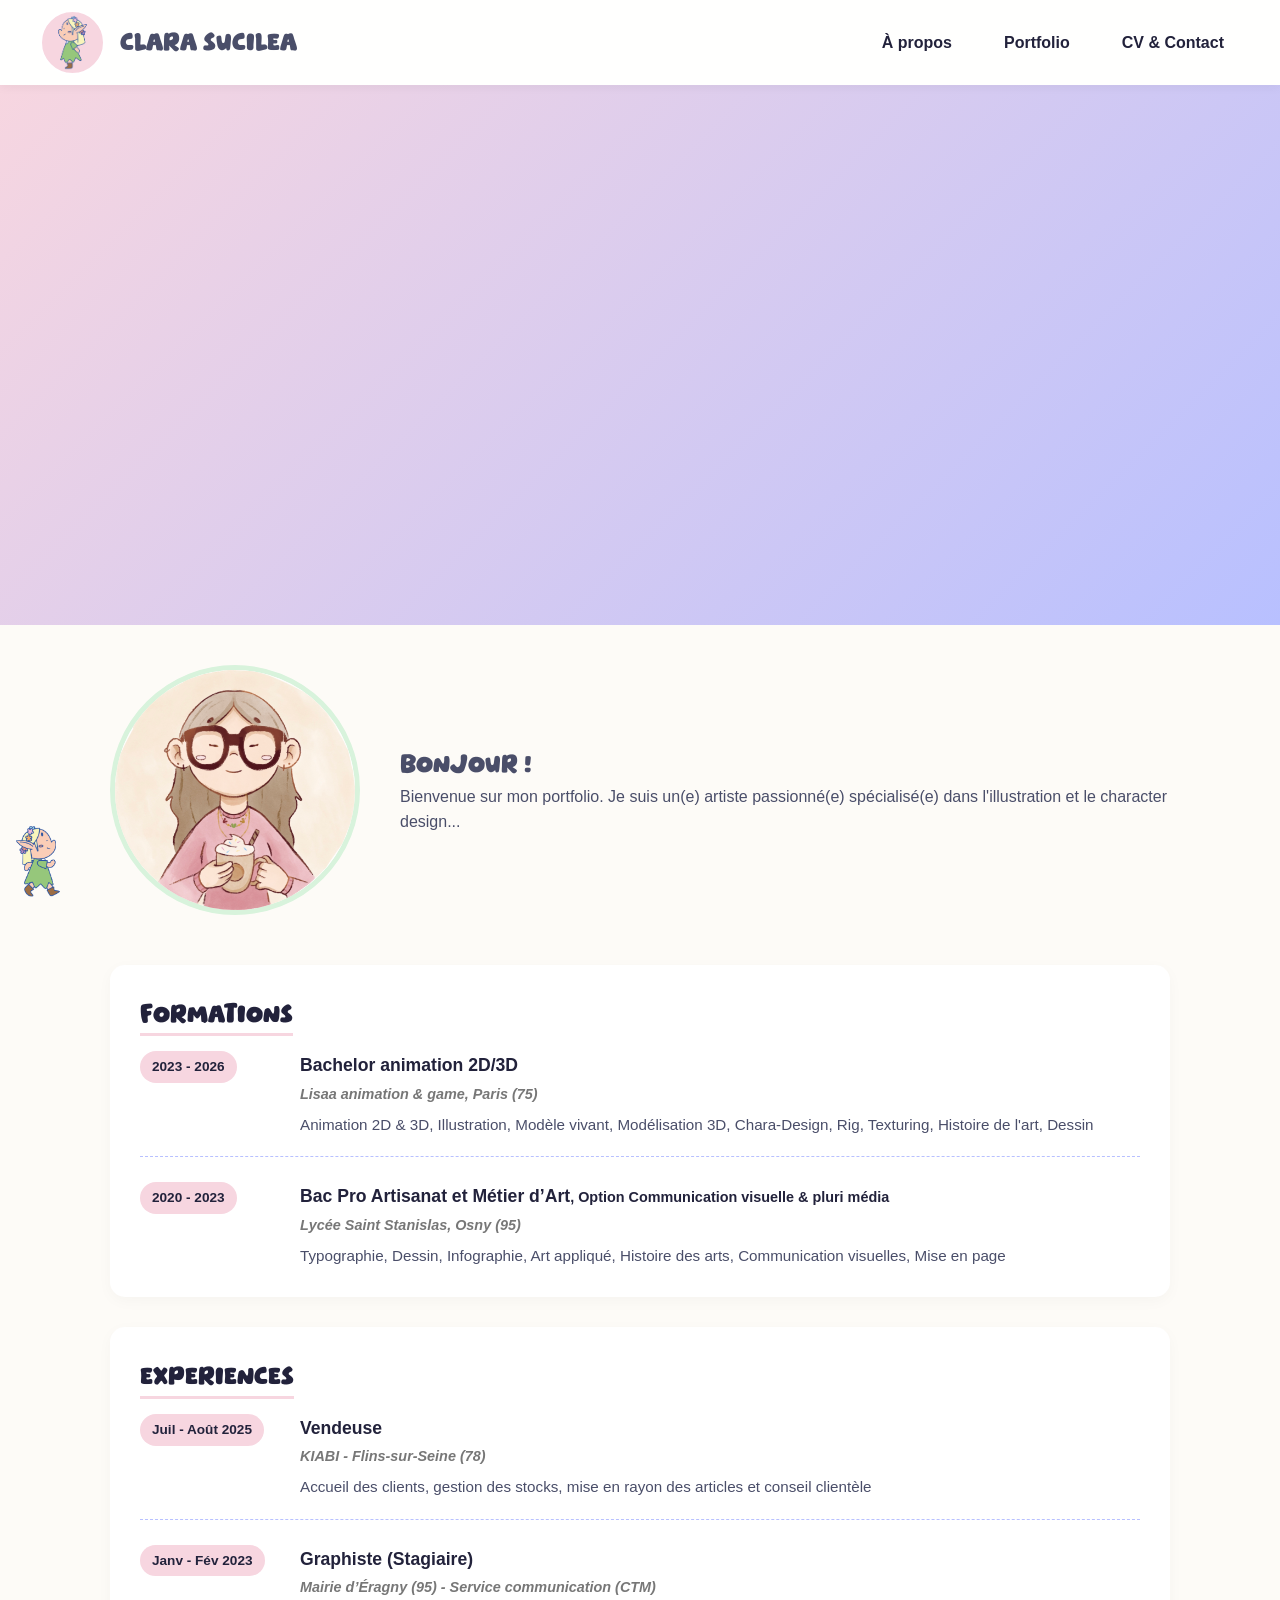
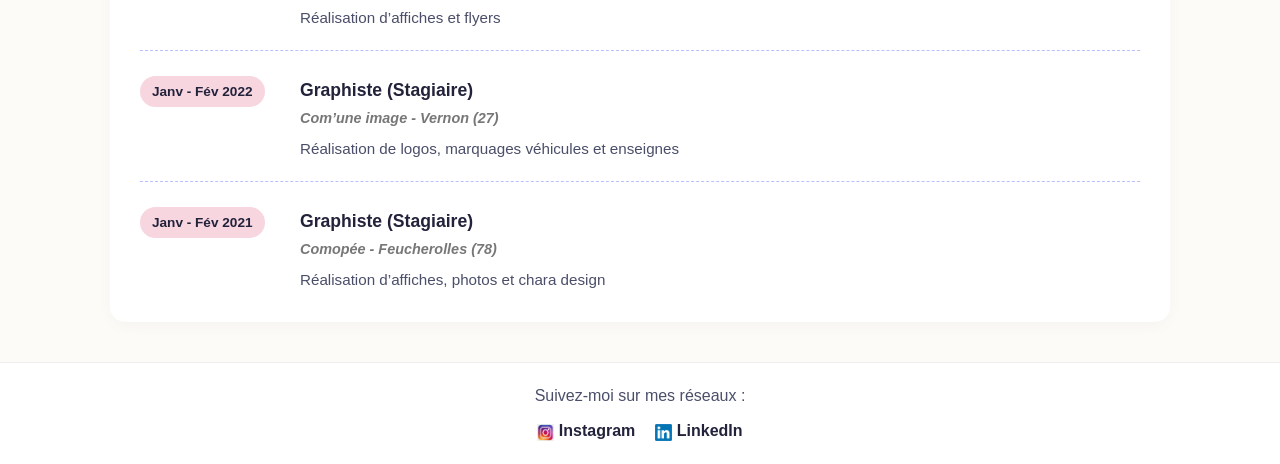
<file: index.html>
<!DOCTYPE html>
<html lang="fr">
<head>
  <meta charset="UTF-8">
  <meta name="viewport" content="width=device-width, initial-scale=1.0">
  <title>Portfolio Clara Sucilea</title>
  <link rel="stylesheet" href="style.css">
</head>
<body>

  <header>
    <nav class="navbar">
      <div class="nav-brand">
        <div class="logo-circle">
          <img src="img/logo.png" alt="Logo">
        </div>
        <h1 class="nav-name">Clara Sucilea</h1>
      </div>
      <ul class="nav-links">
        <li><a href="index.html">À propos</a></li>
        <li><a href="portfolio.html">Portfolio</a></li>
        <li><a href="cv-contact.html">CV & Contact</a></li>
      </ul>
    </nav>
  </header>

  <div class="hero-banner"></div>

  <main class="container">
    <section class="about-section">
      <img src="img/profil.jpeg" alt="Photo de profil" class="profile-pic">
      <div>
        <h2>Bonjour !</h2>
        <p>Bienvenue sur mon portfolio. Je suis un(e) artiste passionné(e) spécialisé(e) dans l'illustration et le character design...</p>
      </div>
    </section>

    <section class="resume-section">
      <h2>Formations</h2>
      
      <div class="resume-item">
        <div class="resume-date"><span class="resume-date-badge">2023 - 2026</span></div>
        <div class="resume-content">
          <h3>Bachelor animation 2D/3D</h3>
          <span class="resume-location">Lisaa animation & game, Paris (75)</span>
          <p class="resume-desc">Animation 2D & 3D, Illustration, Modèle vivant, Modélisation 3D, Chara-Design, Rig, Texturing, Histoire de l'art, Dessin</p>
        </div>
      </div>

      <div class="resume-item">
        <div class="resume-date"><span class="resume-date-badge">2020 - 2023</span></div>
        <div class="resume-content">
          <h3>Bac Pro Artisanat et Métier d’Art<span style="font-size: 0.9rem;">, Option Communication visuelle & pluri média </span></h3>
          <span class="resume-location">Lycée Saint Stanislas, Osny (95)</span>
          <p class="resume-desc">Typographie, Dessin, Infographie, Art appliqué, Histoire des arts, Communication visuelles, Mise en page</p>
        </div>
      </div>
    </section>

    <section class="resume-section">
      <h2>Experiences</h2>

      <div class="resume-item">
        <div class="resume-date"><span class="resume-date-badge">Juil - Août 2025</span></div>
        <div class="resume-content">
          <h3>Vendeuse</h3>
          <span class="resume-location">KIABI - Flins-sur-Seine (78)</span>
          <p class="resume-desc">Accueil des clients, gestion des stocks, mise en rayon des articles et conseil clientèle</p>
        </div>
      </div>

      <div class="resume-item">
        <div class="resume-date"><span class="resume-date-badge">Janv - Fév 2023</span></div>
        <div class="resume-content">
          <h3>Graphiste (Stagiaire)</h3>
          <span class="resume-location">Mairie d’Éragny (95) - Service communication (CTM)</span>
          <p class="resume-desc">Réalisation d’affiches et flyers</p>
        </div>
      </div>

      <div class="resume-item">
        <div class="resume-date"><span class="resume-date-badge">Janv - Fév 2022</span></div>
        <div class="resume-content">
          <h3>Graphiste (Stagiaire)</h3>
          <span class="resume-location">Com’une image - Vernon (27)</span>
          <p class="resume-desc">Réalisation de logos, marquages véhicules et enseignes</p>
        </div>
      </div>

      <div class="resume-item">
        <div class="resume-date"><span class="resume-date-badge">Janv - Fév 2021</span></div>
        <div class="resume-content">
          <h3>Graphiste (Stagiaire)</h3>
          <span class="resume-location">Comopée - Feucherolles (78)</span>
          <p class="resume-desc">Réalisation d’affiches, photos et chara design</p>
        </div>
      </div>
    </section>
  </main>

  <footer>
    <p>Suivez-moi sur mes réseaux :</p>
    <div class="social-links">
      <a href=#><img src="img/instagram.jpeg" alt="Logo Instagram" width="17px" height="17px"> Instagram</a>
      <a href="https://www.linkedin.com/in/clara-sucilea-72500a3ab/"><img src="img/linkedin.png" alt="Logo LinkedIn" width="15px" height="15px"> LinkedIn</a>
    </div>
  </footer>

  <div class="scroll-logo-container">
    <img src="img/logo_mouvement_droite.png" id="scroll-logo" alt="Logo Animé">
  </div>

  <script src="script.js"></script>
</body>
</html>
</file>
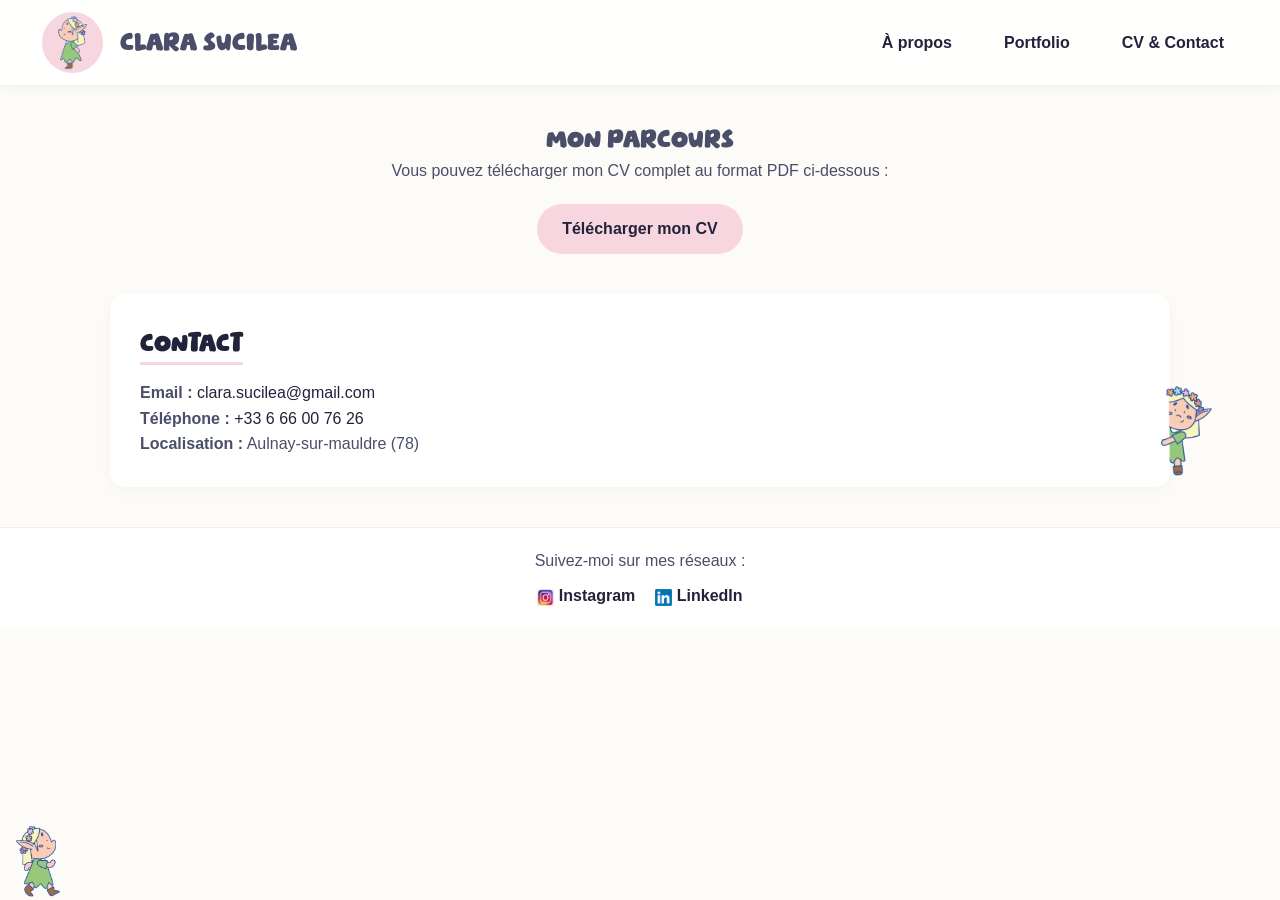
<file: cv-contact.html>
<!DOCTYPE html>
<html lang="fr">
<head>
  <meta charset="UTF-8">
  <meta name="viewport" content="width=device-width, initial-scale=1.0">
  <title>CV & Contact</title>
  <link rel="stylesheet" href="style.css">
</head>
<body>

  <header>
    <nav class="navbar">
      <div class="nav-brand">
        <div class="logo-circle">
          <img src="img/logo.png" alt="Logo">
        </div>
        <h1 class="nav-name">Clara Sucilea</h1>
      </div>
      <ul class="nav-links">
        <li><a href="index.html">À propos</a></li>
        <li><a href="portfolio.html">Portfolio</a></li>
        <li><a href="cv-contact.html">CV & Contact</a></li>
      </ul>
    </nav>
  </header>

  <main class="container page-content">
    <section class="cv-download">
      <h1>Mon Parcours</h1>
      <p style="margin-bottom:20px;">Vous pouvez télécharger mon CV complet au format PDF ci-dessous :</p>
      <a href="CV_ClaraSucilea.pdf" class="btn-download" download>Télécharger mon CV</a>
    </section>

    <section class="resume-section">
      <h2>Contact</h2>
      <p><strong>Email :</strong> <a href="mailto:clara.sucilea@gmail.com" class="contact-link">clara.sucilea@gmail.com</a></p>
      <p><strong>Téléphone :</strong> <a href="tel:+33666007626" class="contact-link">+33 6 66 00 76 26</a></p>      
      <p><strong>Localisation :</strong> Aulnay-sur-mauldre (78)</p>
      <img src="img/logo_cache.png" class="contact-image" alt="">
    </section>
  </main>

  <footer>
    <p>Suivez-moi sur mes réseaux :</p>
    <div class="social-links">
      <a href=#><img src="img/instagram.jpeg" alt="Logo Instagram" width="17px" height="17px"> Instagram</a>
      <a href="https://www.linkedin.com/in/clara-sucilea-72500a3ab/"><img src="img/linkedin.png" alt="Logo LinkedIn" width="15px" height="15px"> LinkedIn</a>
    </div>
  </footer>

  <div class="scroll-logo-container">
    <img src="img/logo_mouvement_droite.png" id="scroll-logo" alt="Logo Animé">
  </div>

  <script src="script.js"></script>
</body>
</html>
</file>
<file: style.css>
@font-face {
  font-family: 'behove';
  src: url('fonts/Behove.ttf') format('opentype'); 
  font-weight: normal;
  font-style: normal;
}

/* Variables de couleurs Pastel */
:root {
  --bg-color: #fdfbf7;
  --header-bg: rgba(255, 255, 255, 0.85);
  --primary-pink: #f7d6e0;
  --accent-purple: #b8c0ff;
  --accent-green: #d8f3dc;
  --accent-blue: #e0f2fe;
  --text-color: #4a4e69;
  --text-dark: #22223b;
  --card-bg: #ffffff;
}

* {
  box-sizing: border-box;
  margin: 0;
  padding: 0;
}

body {
  font-family: 'Segoe UI', Tahoma, Geneva, Verdana, sans-serif;
  background-color: var(--bg-color);
  color: var(--text-color);
  line-height: 1.6;
}

/* Header & Menu Nav Fille */
header {
  position: fixed;
  top: 0;
  left: 0;
  width: 100%;
  z-index: 1000;
  background-color: var(--header-bg);
  backdrop-filter: blur(5px);
  box-shadow: 0 2px 10px rgba(0, 0, 0, 0.05);
}

img {
  max-width: 100%;
  height: auto;
}

h1, h2, h3 {
  font-family: 'behove', cursive, sans-serif; 
  font-weight: normal;
}

/* Menu */
.navbar {
  display: flex;
  justify-content: flex-start; 
  gap: 15px; 
  align-items: center;
  padding: 10px 40px;
}

.nav-brand {
  display: flex;
  align-items: center;
  gap: 15px;
}

.logo-circle {
  width: 65px;
  height: 65px;
  border-radius: 50%;
  background-color: var(--primary-pink);
  overflow: hidden;
  border: 2px solid white;
  display: flex;
  justify-content: center;
  align-items: center;
}

.logo-circle img {
  width: 90%;
  height: 90%;
  object-fit: contain;
}

.nav-links {
  display: flex;
  list-style: none;
  gap: 20px;
  margin-left: auto;
}

.nav-links a {
  text-decoration: none;
  color: var(--text-dark);
  font-weight: 600;
  padding: 8px 16px;
  border-radius: 20px;
  transition: background-color 0.3s;
}

.nav-links a:hover, .nav-links a.active {
  background-color: var(--primary-pink);
}

.nav-name {
  color: var(--text-color);
  margin: 0;
}

/* Submenu pour le Portfolio */
.dropdown {
  position: relative;
}

.dropdown-content {
  display: none;
  position: absolute;
  top: 100%;
  left: 0;
  background-color: var(--card-bg);
  box-shadow: 0 4px 8px rgba(0,0,0,0.1);
  border-radius: 10px;
  overflow: hidden;
  min-width: 160px;
}

.dropdown:hover .dropdown-content {
  display: block;
}

.dropdown-content a {
  display: block;
  padding: 10px 15px;
  color: var(--text-dark);
}

/* Structure générale */
.container {
  max-width: 1100px;
  margin: 40px auto;
  padding: 0 20px;
}

.hero-banner {
  height: 60vh;
  background: linear-gradient(135deg, var(--primary-pink), var(--accent-purple));
  background-size: cover;
  background-position: center;
  display: flex;
  align-items: center;
  padding-left: 50px;
  margin-top: 85px;
}

.container-portfolio {
  max-width: 1300px;
  margin: 40px auto;
  padding: 0 20px;
}

.page-content {
  margin-top: 120px; 
}

/* Page À Propos et Contact */
.about-section {
  display: flex;
  gap: 40px;
  align-items: center;
  margin-bottom: 50px;
}

.profile-pic {
  width: 250px;
  height: 250px;
  border-radius: 50%;
  object-fit: cover;
  border: 5px solid var(--accent-green);
}

.resume-section {
  position: relative;
  background-color: var(--card-bg);
  padding: 30px;
  border-radius: 15px;
  box-shadow: 0 4px 15px rgba(0, 0, 0, 0.03);
  margin-bottom: 30px;
}

.resume-section h2 {
  color: var(--text-dark);
  border-bottom: 3px solid var(--primary-pink);
  display: inline-block;
  margin-bottom: 15px;
}

.contact-link {
  color: var(--text-dark);
  text-decoration: none;
  transition: color 0.3s;
}

.contact-image {
  position: absolute;
  width: 100px;
  top: 90px;
  right: -59px;
}

.cv-download {
  text-align: center;
  margin-bottom: 40px;
}

.btn-download {
  display: inline-block;
  background-color: var(--primary-pink);
  color: var(--text-dark);
  padding: 12px 25px;
  border-radius: 25px;
  text-decoration: none;
  font-weight: bold;
  transition: background-color 0.3s;
}

.btn-download:hover {
  background-color: var(--accent-purple);
}

/* Page Portfolio - Grille Masonry */
.intro-box {
  background-color: var(--accent-blue);
  padding: 25px;
  border-radius: 12px;
  margin-bottom: 40px;
  text-align: center;
}

.masonry-grid {
  column-count: 5; 
  column-gap: 20px; 
}

.masonry-item {
  break-inside: avoid; 
  margin-bottom: 20px; 
  cursor: pointer;
  transition: transform 0.3s ease;
  position: relative;
}

.masonry-item:hover {
  transform: scale(1.02); 
}

.masonry-item img {
  width: 100%;
  display: block;
  border-radius: 12px;
  box-shadow: 0 4px 10px rgba(0, 0, 0, 0.08);
}

#lightbox {
  display: none; 
  position: fixed;
  top: 0; left: 0; width: 100%; height: 100%;
  background-color: rgba(0, 0, 0, 0.9);
  z-index: 2000;
  align-items: center;
  justify-content: center;
}

.lightbox-content-wrapper {
  display: flex;
  flex-direction: column;
  align-items: center;
  max-width: 85%;
  max-height: 90vh;
}

#lightbox-img {
  max-width: 100%;
  max-height: 75vh;
  object-fit: contain;
  border: 15px solid white;
  border-bottom: none; 
  background-color: white;
  border-radius: 8px 8px 0 0;
}

.lightbox-info {
  background-color: white;
  width: 100%;
  padding: 20px;
  border-radius: 0 0 8px 8px;
  text-align: center;
  border-top: 2px solid #f0f0f0; 
}

.lightbox-info h3 {
  margin-bottom: 10px;
  color: var(--text-dark);
}

.tag {
  display: inline-block;
  background-color: var(--primary-pink);
  padding: 5px 12px;
  font-size: 0.85rem;
  border-radius: 20px;
  margin: 0 5px;
  font-weight: 600;
  color: var(--text-dark);
}

.close-lightbox {
  position: absolute;
  top: 20px;
  right: 30px;
  color: white;
  font-size: 3rem;
  font-weight: bold;
  cursor: pointer;
  transition: color 0.3s;
  z-index: 2010;
}

.close-lightbox:hover {
  color: var(--primary-pink);
}

/* Boutons Flèches pour la Lightbox */
.lightbox-btn {
  position: absolute;
  top: 50%;
  transform: translateY(-50%);
  background-color: rgba(255, 255, 255, 0.2);
  border: 2px solid white;
  border-radius: 50%;
  width: 50px;
  height: 50px;
  font-size: 1.5rem;
  color: white;
  cursor: pointer;
  display: flex;
  justify-content: center;
  align-items: center;
  transition: background-color 0.3s;
  z-index: 2010; 
}

.lightbox-btn:hover {
  background-color: var(--primary-pink);
  border-color: var(--primary-pink);
}

.prev-lightbox { left: 20px; }
.next-lightbox { right: 20px; }

/* Footer et Logo défilant */
footer {
  background-color: var(--card-bg);
  text-align: center;
  padding: 20px;
  position: relative;
  border-top: 1px solid #eee;
}

.social-links {
  display: flex;
  justify-content: center;
  align-items: center;
  gap: 20px;
  margin-top: 10px;
}

.social-links img {
  width: 17px;
  height: 17px;
  vertical-align: middle;
}

.social-links a {
  text-decoration: none;
  color: var(--text-dark);
  font-weight: bold;
  transition: color 0.3s ease;
}

.social-links a:hover {
  color: var(--primary-pink);
}

.scroll-logo-container {
  position: fixed;
  bottom: 0px;
  left: 0;
  width: 100%;
  pointer-events: none;
  z-index: 999;
}

#scroll-logo {
  width: 80px;
  height: auto;
  position: absolute;
  bottom: 0;
  left: 0;
  transition: left 0.1s ease-out;
}

/* STYLE POUR LES EXPERIENCES ET FORMATIONS */
.resume-item {
  display: flex;
  gap: 20px;
  margin-bottom: 25px;
  padding-bottom: 20px;
  border-bottom: 1px dashed var(--accent-purple); 
}

.resume-item:last-child {
  margin-bottom: 0;
  padding-bottom: 0;
  border-bottom: none; 
}

.resume-date {
  flex: 0 0 140px; 
}

.resume-date-badge {
  display: inline-block;
  background-color: var(--primary-pink);
  color: var(--text-dark);
  padding: 5px 12px;
  border-radius: 20px;
  font-size: 0.85rem;
  font-weight: bold;
  text-align: center;
}

.resume-content {
  flex: 1; 
}

.resume-content h3 {
  font-family: 'Segoe UI', Tahoma, Geneva, Verdana, sans-serif; 
  font-size: 1.1rem;
  font-weight: bold;
  color: var(--text-dark);
  margin-bottom: 3px;
}

.resume-location {
  display: block;
  font-size: 0.9rem;
  font-weight: 600;
  color: #777; 
  margin-bottom: 8px;
  font-style: italic;
}

.resume-desc {
  font-size: 0.95rem;
  color: var(--text-color);
  line-height: 1.5;
}


/* ====================================
   ADAPTATION POUR MOBILE ET TABLETTES 
   ==================================== */
@media (max-width: 768px) {
  /* Navigation */
  .navbar {
    flex-direction: column; 
    align-items: center;
    padding: 10px;
    gap: 10px;
  }

  .nav-brand {
    display: flex;
    align-items: center;
    gap: 15px;
  }

  .logo-circle {
    width: 45px; 
    height: 45px;
  }

  .nav-name {
    font-size: 1.4rem; 
  }

  .nav-links {
    margin: 0;
    margin-left: 0;
    justify-content: center;
    gap: 5px; 
    flex-wrap: wrap;
  }

  .nav-links a {
    font-size: 0.8rem; 
    padding: 6px 10px;
  }

  /* Contenu et marges */
  .hero-banner {
    margin-top: 100px; 
    padding-left: 20px;
    justify-content: center;
    text-align: center;
  }
  
  .page-content {
    margin-top: 120px; 
  }

  .hero-text h1 {
    font-size: 3rem;
  }
  
  .about-section {
    flex-direction: column;
    text-align: center;
  }

  .resume-section {
    padding: 20px;
    margin-right: 10px;
  }
  
  .contact-image {
    width: 90px;
    right: -52px;
    top: 85px;
  }
  
  /* Masonry */
  .masonry-grid {
    column-count: 3;
  }

  /* Lightbox */
  .lightbox-btn {
    background-color: rgba(255, 255, 255, 0.6);
    color: var(--text-dark);
    border-color: var(--text-dark);
    width: 40px;
    height: 40px;
    font-size: 1.2rem;
  }

  /* CV & Expériences */
  .resume-item {
    flex-direction: column; 
    gap: 8px; 
  }
  
  .resume-date {
    flex: auto; 
  }
}

/* Écrans très petits */
@media (max-width: 500px) {
  .masonry-grid {
    column-count: 2; 
  }
}
</file>
